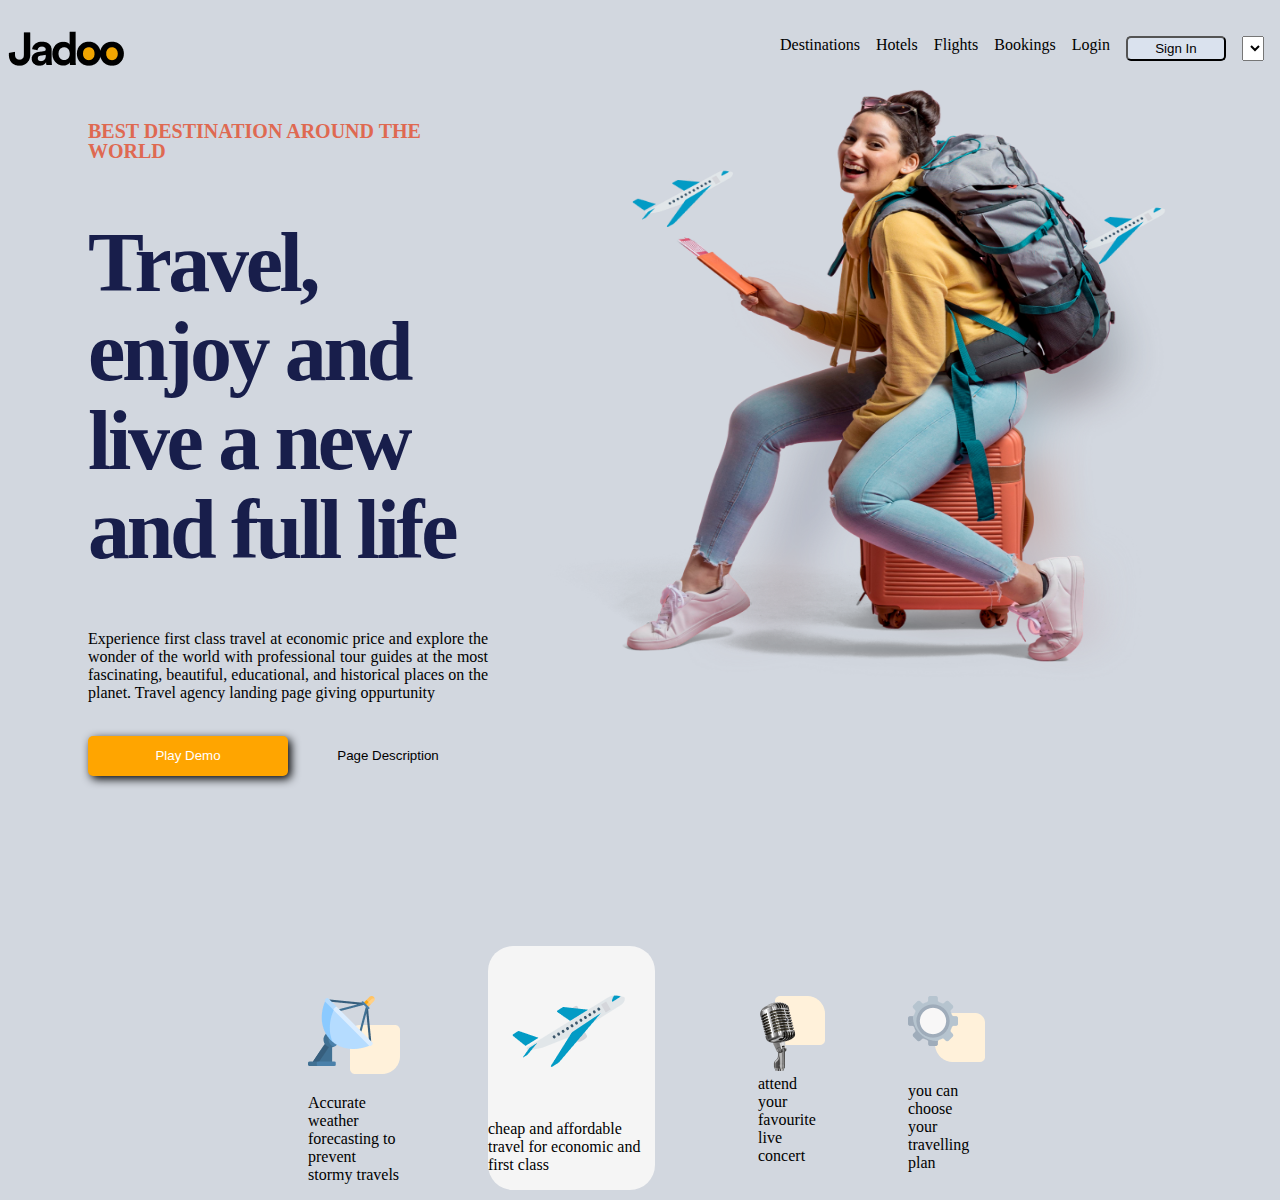
<file: Travel/index.html>
<!DOCTYPE html>
<html lang="en">
<head>
    <meta charset="UTF-8">
    <meta http-equiv="X-UA-Compatible" content="IE=edge">
    <meta name="viewport" content="width=device-width, initial-scale=1.0">
    <link rel="stylesheet" href="./travel.css">
    <title>TRAVEL AGENCY</title>
</head>
<body>
    <header>
    <img src="./Images/Logo.png" alt="platform logo">
    
    <nav>
      <a class="a" href="">Destinations</a>    
      <a class="b" href="">Hotels</a>      
      <a class="c" href="">Flights</a>
      <a class="d" href="">Bookings</a> 
      <a class="e" href="./login.html">Login</a>
   <button class="z"> <a class="f" href="./sign in.html">Sign In </a> </button>
      <select>EN 1 2 3</select></nav>
    
    </header>

<main class="g">
  <section class="h">

<div class="i">
 
   <h5 class="k">BEST DESTINATION AROUND THE WORLD</h5> 
   <h1 class="l">Travel, enjoy and live a new and full life</h1>
     <p class="m">Experience first class travel at economic price and explore the wonder of the world with professional tour guides at the most fascinating, beautiful, educational, and historical places on the planet. Travel agency landing page giving oppurtunity</p>
    
     <button class="n"><a class="p" href="./Images/play demo.html">Play Demo</a></button><button class="o">  <a class="q" href="./Images/Find out more.html">Page Description</a></button> 
</div>

<div> 
  <img src="./Images/Image.png" alt="a smiling female traveller" width="700px" height="600px" class="j">
</div>



   
  </main>
<footer>
<section class="r">
  <div class="y">
       <div class="s"><img src="./Images/Group 48.png" alt="satellite dish">
   <p class="t"> Accurate weather forecasting to prevent stormy travels</p></div>

       <div class="u"><img src="./Images/plane (1).png" alt="an airplane">
       <p class="t">cheap and affordable travel for economic and 
    first class</div>
 
    <div class="v"> <img src="./Images/Group 50.png" alt="microphone"> attend your favourite live concert </div>

    <div class="w"> <img src="./Images/Group 49.png" alt="gears"> 
     <p class="x"> you can choose your travelling plan</p></div> 
    </div>
     
</section>

</footer>

</body>

</html>
</file>
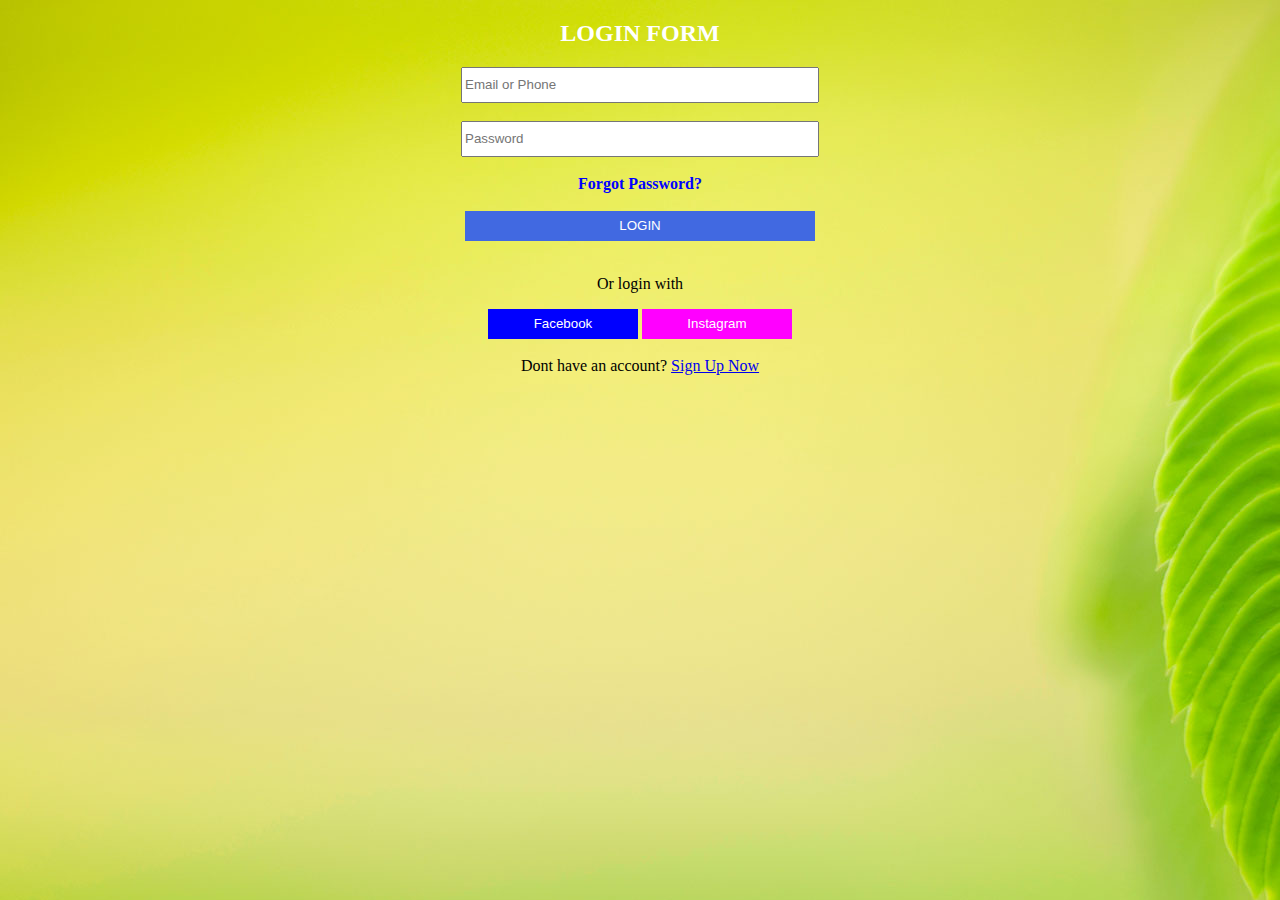
<file: LOGIN FORM/login .html>
<!DOCTYPE html>
<html lang="en">
<head>
    <meta charset="UTF-8">
    <meta http-equiv="X-UA-Compatible" content="IE=edge">
    <meta name="viewport" content="width=device-width, initial-scale=1.0">
    

    <title>LOGIN</title>
<link rel="stylesheet" href="style.css">
</head>
<style>
body{
    background-image: url(./images/img12.jpg);
    background-size: auto;
}


</style>
<body >
    <h2>LOGIN FORM</h2>

    <form action="">
        <input type="email" name="" id="" placeholder="Email or Phone"><br><br>

<input type="password" name="" id="" placeholder="Password"><br><br>

<a style="text-decoration: none;" tex href="./forgot.html" target="Blank" class="wg"> <b>Forgot Password?</b></a><br><br>


<button class="kay">LOGIN</button><br><br>

<p class="sap">Or login with</p>



<button class="ew"><i class="fa fa-facebook" aria-hidden="true"></i><a style="text-decoration: none;" href="https://www.facebook.com/" target="Blank" class="we">       Facebook</a></button>

<button class="re"><i class="fa fa-instagram" aria-hidden="true"></i>
    <a style="text-decoration: none;" class="qw" href="https://www.instagram.com/" target="Blank">Instagram</a>
</button><br><br>

Dont have an account? <a href="./signup.html" target="Blank">Sign Up Now</a>

    </form>


</body>
</html>
</file>
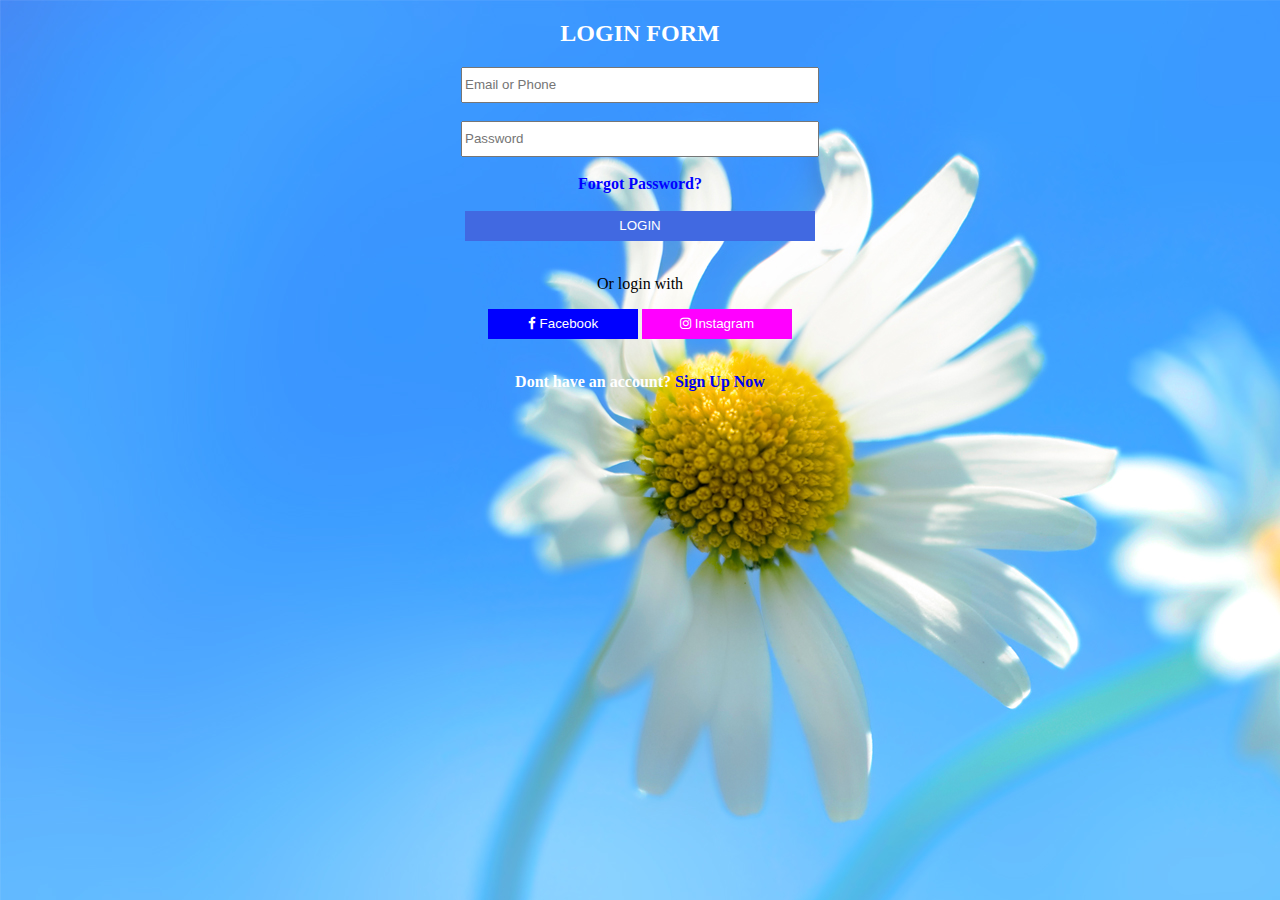
<file: Travel/login.html>
<!DOCTYPE html>
<html lang="en">
<head>
    <meta charset="UTF-8">
    <meta http-equiv="X-UA-Compatible" content="IE=edge">
    <meta name="viewport" content="width=device-width, initial-scale=1.0">
    <link rel="stylesheet" href="https://cdnjs.cloudflare.com/ajax/libs/font-awesome/4.7.0/css/font-awesome.min.css">

<link rel="stylesheet" href="./login.css">
    <title>LOGIN</title>
</head>
<style>

</style>
<body >
    <h2>LOGIN FORM</h2>

    <form action="">
        <input type="email" name="" id="" placeholder="Email or Phone"><br><br>

<input type="password" name="" id="" placeholder="Password"><br><br>

<a style="text-decoration: none;" tex href="./forgot.html" target="Blank" class="wg"> <b>Forgot Password?</b></a><br><br>


<button class="kay">LOGIN</button><br><br>

<p class="sap">Or login with</p>



<button class="ew"><i class="fa fa-facebook" aria-hidden="true"></i><a style="text-decoration: none;" href="https://www.facebook.com/" target="Blank" class="we">       Facebook</a></button>

<button class="re"><i class="fa fa-instagram" aria-hidden="true"></i>
    <a style="text-decoration: none;" class="qw" href="https://www.instagram.com/" target="Blank">Instagram</a>
</button><br><br>

<p class="zax"><b>Dont have an account? <a href="./signup.html" target="Blank" class="xaz">Sign Up Now</a></p>

    </form>


</body>
</html>
</file>
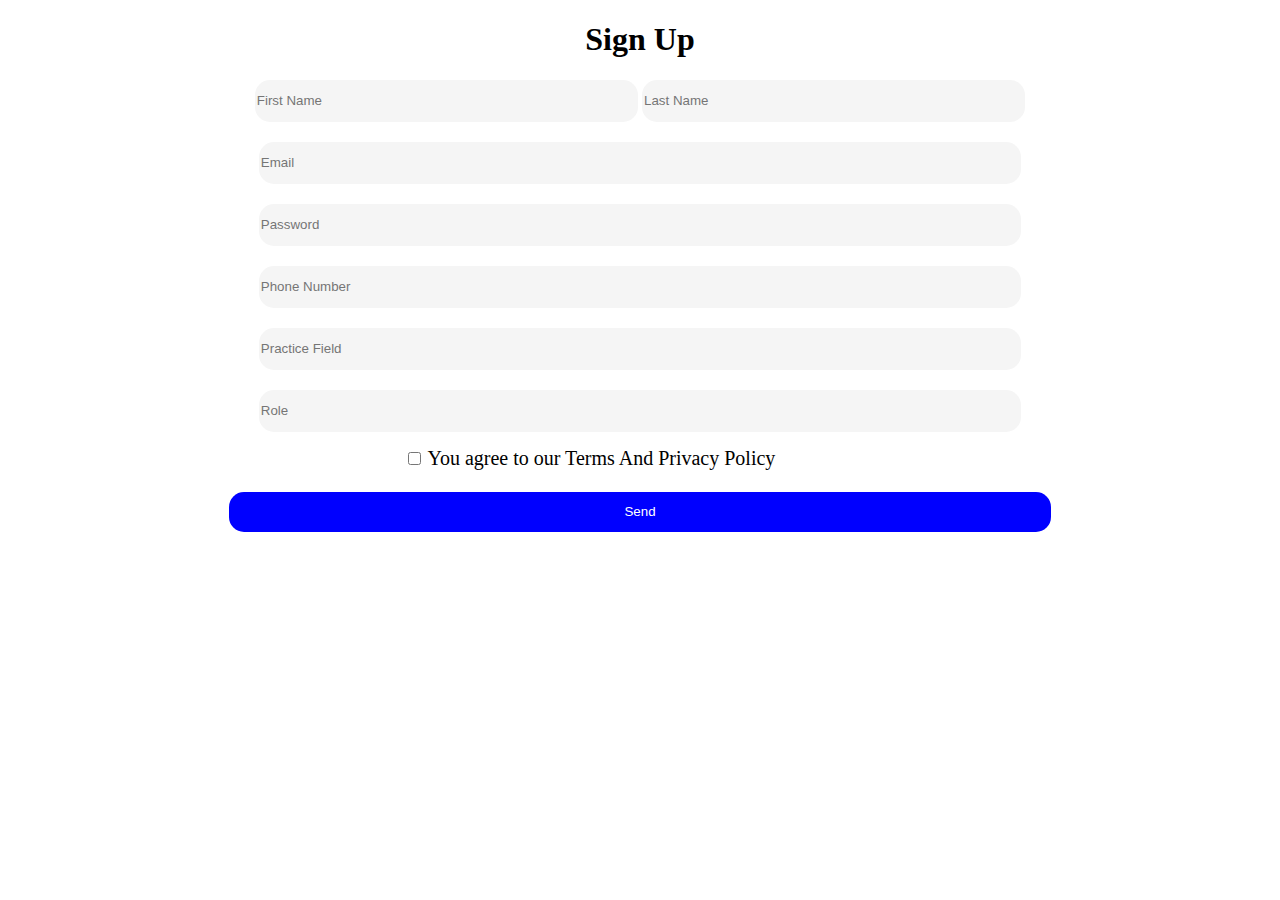
<file: Travel/sign in.html>
<!DOCTYPE html>
<html lang="en">
<head>
    <meta charset="UTF-8">
    <meta http-equiv="X-UA-Compatible" content="IE=edge">
    <meta name="viewport" content="width=device-width, initial-scale=1.0">
    <title>SIGN IN</title>
</head>
<body>
    <link rel="stylesheet" href="./sign.css">
    <h1><b>Sign Up</b></h1>
<div class="xap">
    <form action="">
<input class="a" type="text" name="" id="" placeholder="First Name">



<input class="b" type="text" name="" id="" placeholder="Last Name">


<div>
<input class="c" type="email" name="" id="" required placeholder="Email">
</div>

<div>
<input class="d" type="password" name="" id="" placeholder="Password" required>
</div>

<div>
<input class="e" type="number" name="" id="" placeholder="Phone Number">
</div>

<div>
<input class="f" type="text" name="" id="" placeholder="Practice Field" >
</div>

<div>
<input class="g" type="text" name="" id="" placeholder="Role">
</div>

<div class="h">
<input type="checkbox" name="" id="">
<label for="">You agree to our Terms And Privacy Policy</label>
</div>
<button>Send</button>

</div>



















</body>
</html>
</file>
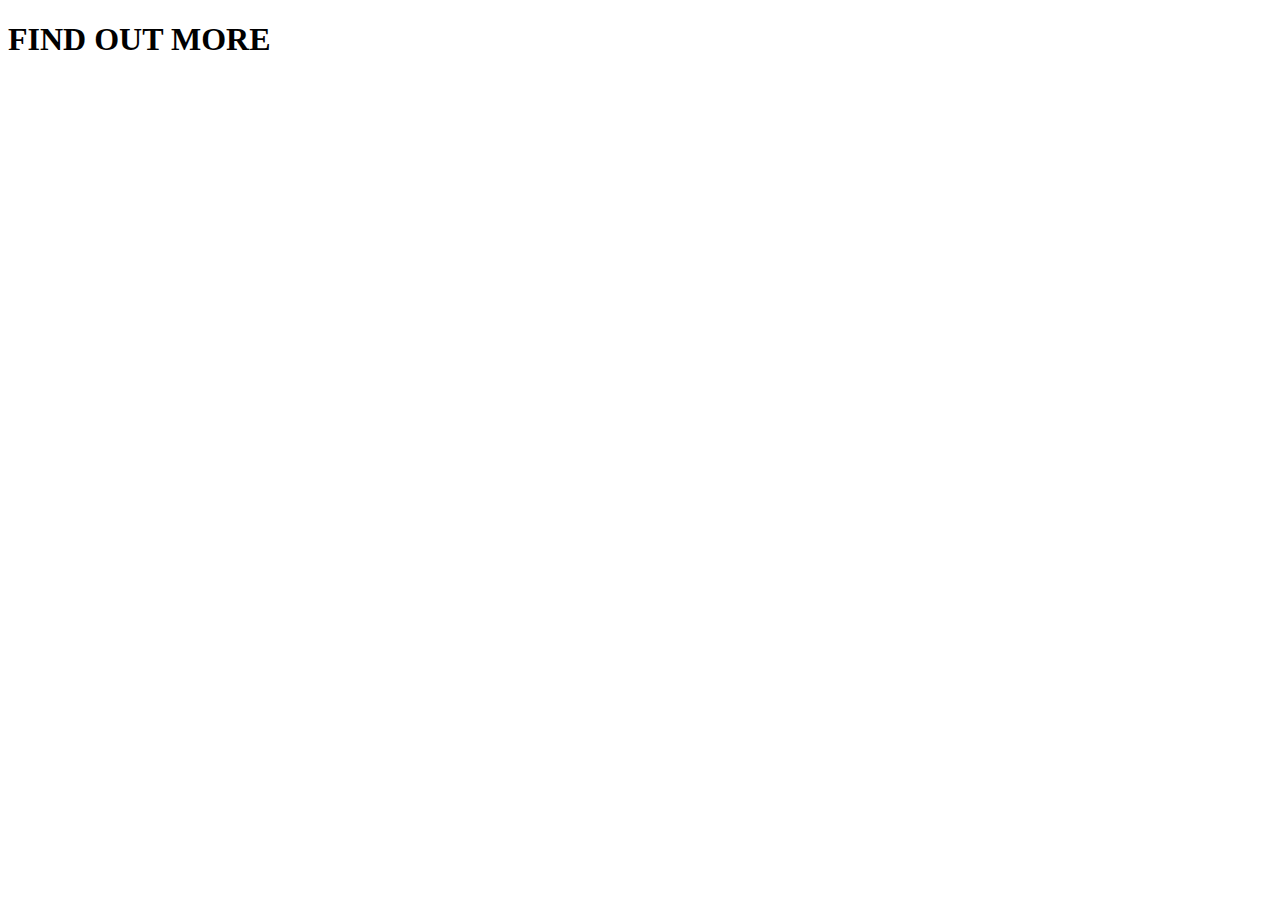
<file: Travel/Images/Find out more.html>
<!DOCTYPE html>
<html lang="en">
<head>
    <meta charset="UTF-8">
    <meta http-equiv="X-UA-Compatible" content="IE=edge">
    <meta name="viewport" content="width=device-width, initial-scale=1.0">
    <title>FIND OUT MORE</title>
</head>
<body>
<h1><b>FIND OUT MORE</b></h1>
    
</body>
</html>
</file>
<file: Travel/travel.css>
header{
    height: 80px;
    display: flex;
justify-content: space-between;
align-items: center;
}

body{
  background-color: rgb(210, 215, 223);
}

nav {

    width: 500px;
    display: flex;
    justify-content: space-around;
}
.a{
    text-decoration: none;
    color: black;
}
    .b{
        text-decoration: none;
        color: black;
    }
    .c{
        text-decoration: none;
    color: black;
    }
    .d{
        text-decoration: none;
    color: black;
    }
    .e{
        text-decoration: none;
    color: black;
    }
    .f{text-decoration: none;
        color: black;}
        
.g{
    margin: 0 80px;
}

.h{
    display: flex;
}

.i{
    width: 50vw;
    position: relative;
}
.i{
    width: 100%;
}

.k{
    font-size: 20px;
    color: #df6951;
line-height: 1em;
    text-transform: uppercase;
    font-weight: 700;
}
.l{
    font-size: 84px;
    color: #181e4b;
    line-height: 89px;
    letter-spacing: -0.04em;

}

.m{
    margin: 30px 0 34px;
    width: 400px;
    font-size: 16px;
    text-align: justify;
}

.n{
    display: inline;
    text-decoration: none;
border-radius: 5px;
width: 200px;
height: 40px;
border: none;
background-color: orange;
box-shadow:3px 3px 10px black ;
}

.p{
    color: white;
    text-decoration: none;
}

.o{
    display: inline;
    text-decoration: none;
    border-radius: 5px;
    width: 200px;
    height: 40px;
    border: none;
    background: none;
}

.q{
    color:black;
    text-decoration: none;
}

.r{
    position: relative;
}

.s{
    position: absolute;
    top: 350px;
}
.t{
    text-align: initial;
}
.u{
    position: absolute;
   left: 180px;
    top: 300px;
   background-color: whitesmoke;
   border-radius: 25px;
    z-index: -1;
}

.v{
    position: absolute;
    left: 450px;
     top: 350px;
     z-index: -3;

}

.w{
    position: absolute;
    left: 600px;
     top: 350px;
     z-index: -3;
}

.x{
    text-align: start;
}

.y{
 position: absolute;
 left: 300px;
 bottom: 130px;
 justify-content: space-between;
}
.z{
background-color:  rgb(218, 226, 238);
border-radius: 5px;
height: 25px;
width: 100px;
}
</file>
<file: LOGIN FORM/style.css>
h2{
    text-align: center;
color: white;
}

form{
    text-align: center;
}

input{
    width: 350px; height: 30px;
}

.kay{
    background-color: royalblue;
width: 350px; height: 30px;
border: none;
color: white;
}

.sap{
    color:black;
}

.wg{
    color: blue;
}
.ew{
    background-color: blue;
border: none;
width: 150px; height: 30px;
}
.we{
    color: white;
}

.re{
    background-color: magenta;
    border: none;
    width: 150px; height: 30px;
}

.qw{
    color: white;
}
i{
    color: white;
    size: 150px;
}

.input-field{
    width: 350px; height: 30px;
}
</file>
<file: Travel/login.css>
h2{
    text-align: center;
color: white;
}

form{
    text-align: center;
}

input{
    width: 350px; height: 30px;
}

.kay{
    background-color: royalblue;
width: 350px; height: 30px;
border: none;
color: white;
}

.sap{
    color:black;
}

.wg{
    color: blue;
}
.ew{
    background-color: blue;
border: none;
width: 150px; height: 30px;
}
.we{
    color: white;
}

body{
    background-image: url(./img0.jpg);
}

.re{
background-color: magenta;
border: none;
width: 150px; height: 30px;
}
.qw{
    color: white;
}

.zax{
    color: white;
}
.xaz{
    text-decoration: none;
}

.fa{
    color: white;
}
</file>
<file: Travel/sign.css>
body{
    background-color: white;
}
h1{
    text-align: center;
}
label{
    font-size: 20px;
} 
form{
    text-align: center;
}

.a{
    width: 30%; height: 40px;
    border-radius: 15px;
background-color: whitesmoke;
border: none;
}

.b{
    display: inline;
    width:  30%; height: 40px;
    border-radius: 15px;
background-color: whitesmoke;
border: none;
}

.c{
    width: 60%; height: 40px;
    margin-bottom: 10px;
    margin-top: 20px;
    border-radius: 15px;
background-color: whitesmoke;
border: none;
}
.d{
    width: 60%; height: 40px;
    margin-bottom: 10px;
    margin-top: 10px;
    border-radius: 15px;
background-color: whitesmoke;
border: none;
}

.e{
    width: 60%; height: 40px;
    margin-bottom: 10px;
    margin-top: 10px;
    border-radius: 15px;
background-color: whitesmoke;
border: none;
}


.f{
    width: 60%; height: 40px;
    margin-bottom: 10px;
    margin-top: 10px;
    border-radius: 15px;
background-color: whitesmoke;
border: none;
}

.g{
    width: 60%; height: 40px;
    margin-bottom: 10px;
    margin-top: 10px;
    border-radius: 15px;
background-color: whitesmoke;
border: none;
}

.h{
    
    width: 92%; height: 40px;
    margin-bottom: 5px;
    margin-top: 5px;
    border-radius: 15px;
background-color: none;
border: none;
}

button{
    width: 65%; height: 40px;
border-radius: 15px;
background-color: blue;
border: none;
color: white;
}
</file>
